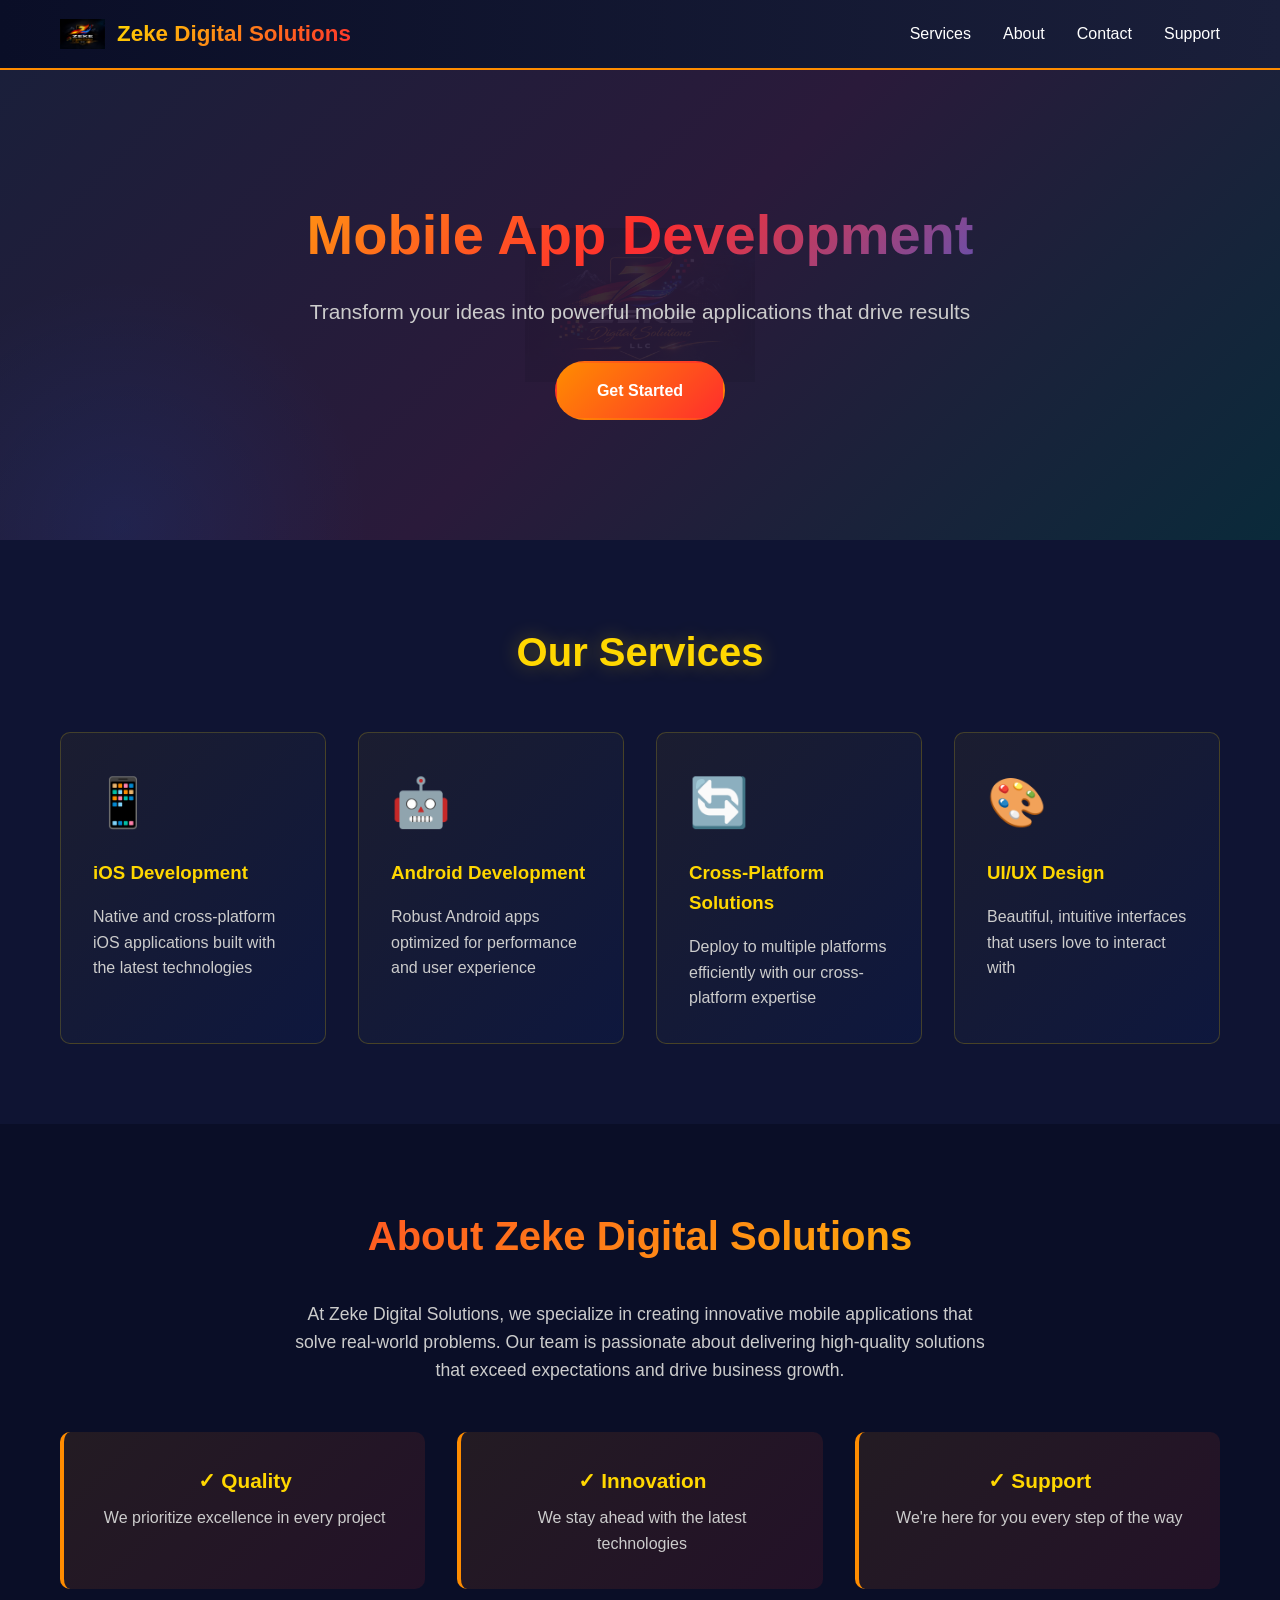
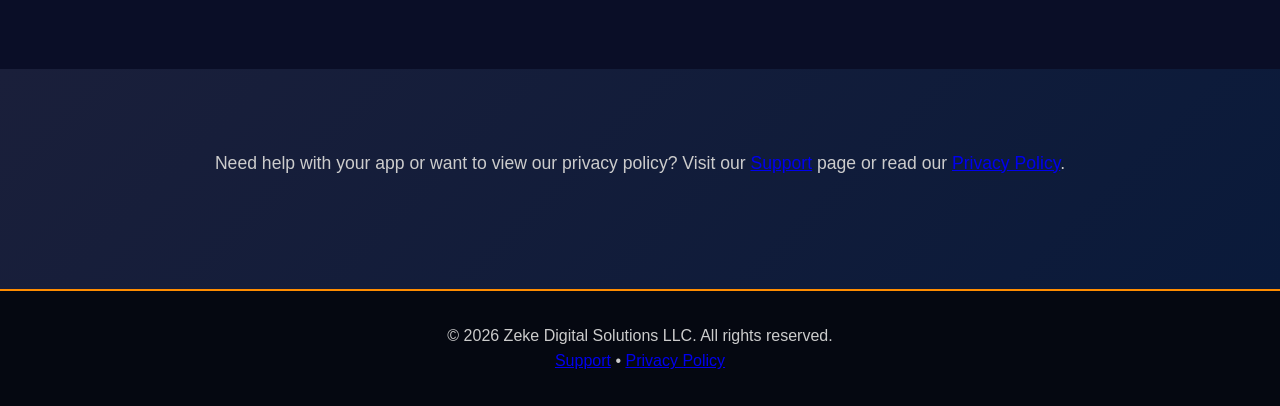
<file: index.html>
<!DOCTYPE html>
<html lang="en">
<head>
    <meta charset="UTF-8">
    <meta name="viewport" content="width=device-width, initial-scale=1.0">
    <title>Zeke Digital Solutions - Mobile App Development</title>
    <link rel="stylesheet" href="styles.css">
</head>
<body>
    <!-- Navigation -->
    <nav class="navbar">
        <div class="container">
            <div class="navbar-brand">
                <img src="Logo.png" alt="Zeke Digital Solutions" class="logo">
                <span class="company-name">Zeke Digital Solutions</span>
            </div>
            <ul class="nav-links">
                <li><a href="#services">Services</a></li>
                <li><a href="#about">About</a></li>
                <li><a href="#contact">Contact</a></li>
                <li><a href="support.html">Support</a></li>
            </ul>
        </div>
    </nav>

    <!-- Hero Section -->
    <section class="hero">
        <div class="container">
            <div class="hero-content">
                <h1>Mobile App Development</h1>
                <p>Transform your ideas into powerful mobile applications that drive results</p>
                <a href="#contact" class="cta-button">Get Started</a>
            </div>
        </div>
    </section>

    <!-- Services Section -->
    <section id="services" class="services">
        <div class="container">
            <h2>Our Services</h2>
            <div class="services-grid">
                <div class="service-card">
                    <div class="service-icon">📱</div>
                    <h3>iOS Development</h3>
                    <p>Native and cross-platform iOS applications built with the latest technologies</p>
                </div>
                <div class="service-card">
                    <div class="service-icon">🤖</div>
                    <h3>Android Development</h3>
                    <p>Robust Android apps optimized for performance and user experience</p>
                </div>
                <div class="service-card">
                    <div class="service-icon">🔄</div>
                    <h3>Cross-Platform Solutions</h3>
                    <p>Deploy to multiple platforms efficiently with our cross-platform expertise</p>
                </div>
                <div class="service-card">
                    <div class="service-icon">🎨</div>
                    <h3>UI/UX Design</h3>
                    <p>Beautiful, intuitive interfaces that users love to interact with</p>
                </div>
            </div>
        </div>
    </section>

    <!-- About Section -->
    <section id="about" class="about">
        <div class="container">
            <h2>About Zeke Digital Solutions</h2>
            <p>At Zeke Digital Solutions, we specialize in creating innovative mobile applications that solve real-world problems. Our team is passionate about delivering high-quality solutions that exceed expectations and drive business growth.</p>
            <div class="values">
                <div class="value-item">
                    <h4>✓ Quality</h4>
                    <p>We prioritize excellence in every project</p>
                </div>
                <div class="value-item">
                    <h4>✓ Innovation</h4>
                    <p>We stay ahead with the latest technologies</p>
                </div>
                <div class="value-item">
                    <h4>✓ Support</h4>
                    <p>We're here for you every step of the way</p>
                </div>
            </div>
        </div>
    </section>

    <!-- Contact Section -->
    <section id="contact" class="contact">
        <div class="container">
            <div class="contact-content">
                <p class="contact-note">Need help with your app or want to view our privacy policy? Visit our <a href="support.html">Support</a> page or read our <a href="legal/privacy-policy.html">Privacy Policy</a>.</p>
                </div>
        </div>
    </section>

    <!-- Footer -->
    <footer class="footer">
        <div class="container">
            <div class="footer-content">
                <p>&copy; 2026 Zeke Digital Solutions LLC. All rights reserved.</p>
                <div class="footer-links">
                    <a href="support.html">Support</a>
                    <span class="divider">•</span>
                    <a href="legal/privacy-policy.html">Privacy Policy</a>
                </div>
            </div>
        </div>
    </footer>
</body>
</html>
</file>
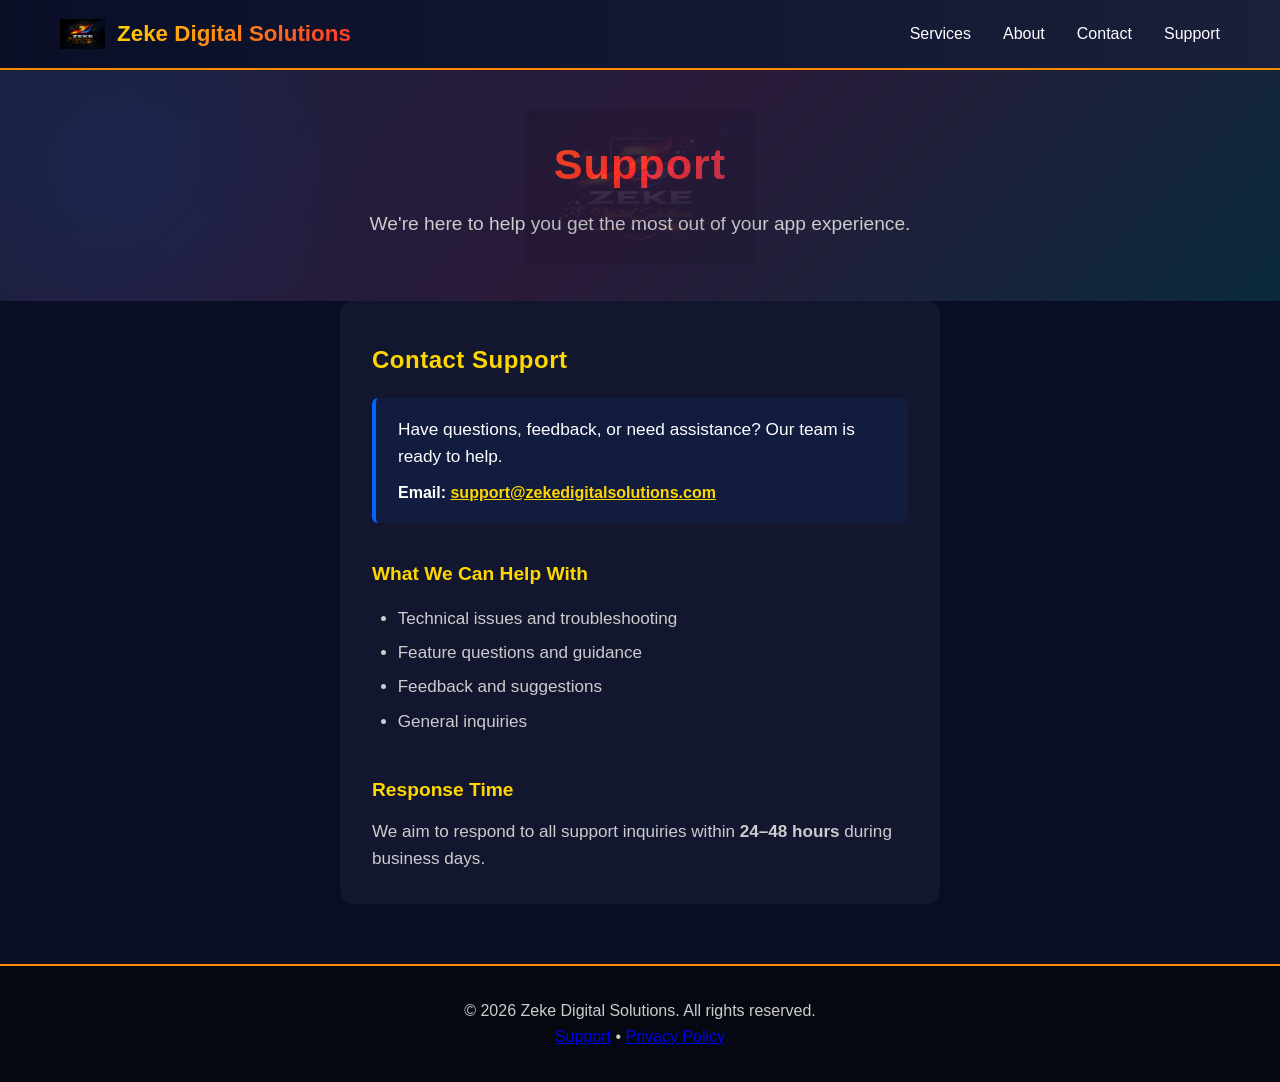
<file: support.html>
<!DOCTYPE html>
<html lang="en">
<head>
    <meta charset="UTF-8">
    <meta name="viewport" content="width=device-width, initial-scale=1.0">
    <title>Support - Zeke Digital Solutions</title>
    <link rel="stylesheet" href="styles.css">
</head>
<body>
    <!-- Navigation -->
    <nav class="navbar">
        <div class="container">
            <div class="navbar-brand">
                <img src="Logo.png" alt="Zeke Digital Solutions" class="logo">
                <span class="company-name">Zeke Digital Solutions</span>
            </div>
            <ul class="nav-links">
                <li><a href="index.html#services">Services</a></li>
                <li><a href="index.html#about">About</a></li>
                <li><a href="index.html#contact">Contact</a></li>
                <li><a href="support.html">Support</a></li>
            </ul>
        </div>
    </nav>


    <section class="hero" style="padding: 60px 0 30px 0; min-height: 160px;">
        <div class="container" style="text-align: center;">
            <h1 style="font-size:2.7rem; margin-bottom: 0.2em; background: linear-gradient(135deg, var(--primary-yellow), var(--primary-red), var(--primary-blue)); -webkit-background-clip: text; -webkit-text-fill-color: transparent; background-clip: text; letter-spacing: 1px;">Support</h1>
            <p style="color: var(--text-gray); font-size: 1.2rem; margin-top: 0.5em;">We're here to help you get the most out of your app experience.</p>
        </div>
    </section>

    <section style="padding: 0 0 60px 0;">
        <div class="container" style="max-width: 600px; background: rgba(255,255,255,0.03); border-radius: 14px; box-shadow: 0 2px 16px 0 rgba(0,0,0,0.10); padding: 40px 32px 32px 32px;">
            <div class="support-section" style="margin-bottom: 36px;">
                <h2 style="color: var(--primary-yellow); font-size: 1.5rem; margin-bottom: 18px; letter-spacing: 0.5px;">Contact Support</h2>
                <div style="background: rgba(0,102,255,0.08); border-left: 4px solid var(--primary-blue); padding: 18px 22px; border-radius: 6px; margin-bottom: 0;">
                    <p style="color: var(--text-light); font-size: 1.08rem; margin-bottom: 0.5em;">Have questions, feedback, or need assistance? Our team is ready to help.</p>
                    <p style="margin:0;"><strong>Email:</strong> <a href="mailto:support@zekedigitalsolutions.com" style="color: var(--primary-yellow); font-weight: bold; text-decoration: underline;">support@zekedigitalsolutions.com</a></p>
                </div>
            </div>

            <div class="support-section" style="margin-bottom: 36px;">
                <h2 style="color: var(--primary-yellow); font-size: 1.2rem; margin-bottom: 12px;">What We Can Help With</h2>
                <ul style="margin-left: 1.5em; color: var(--text-gray); font-size: 1.07rem; line-height: 2;">
                    <li>Technical issues and troubleshooting</li>
                    <li>Feature questions and guidance</li>
                    <li>Feedback and suggestions</li>
                    <li>General inquiries</li>
                </ul>
            </div>

            <div class="support-section">
                <h2 style="color: var(--primary-yellow); font-size: 1.2rem; margin-bottom: 12px;">Response Time</h2>
                <p style="color: var(--text-gray); font-size: 1.07rem;">We aim to respond to all support inquiries within <strong>24–48 hours</strong> during business days.</p>
            </div>
        </div>
    </section>

    <footer class="footer">
        <div class="container">
            <div class="footer-content">
                <p>&copy; 2026 Zeke Digital Solutions. All rights reserved.</p>
                <div class="footer-links">
                    <a href="support.html">Support</a>
                    <span class="divider">•</span>
                    <a href="legal/privacy-policy.html">Privacy Policy</a>
                </div>
            </div>
        </div>
    </footer>
</body>
</html>
</file>
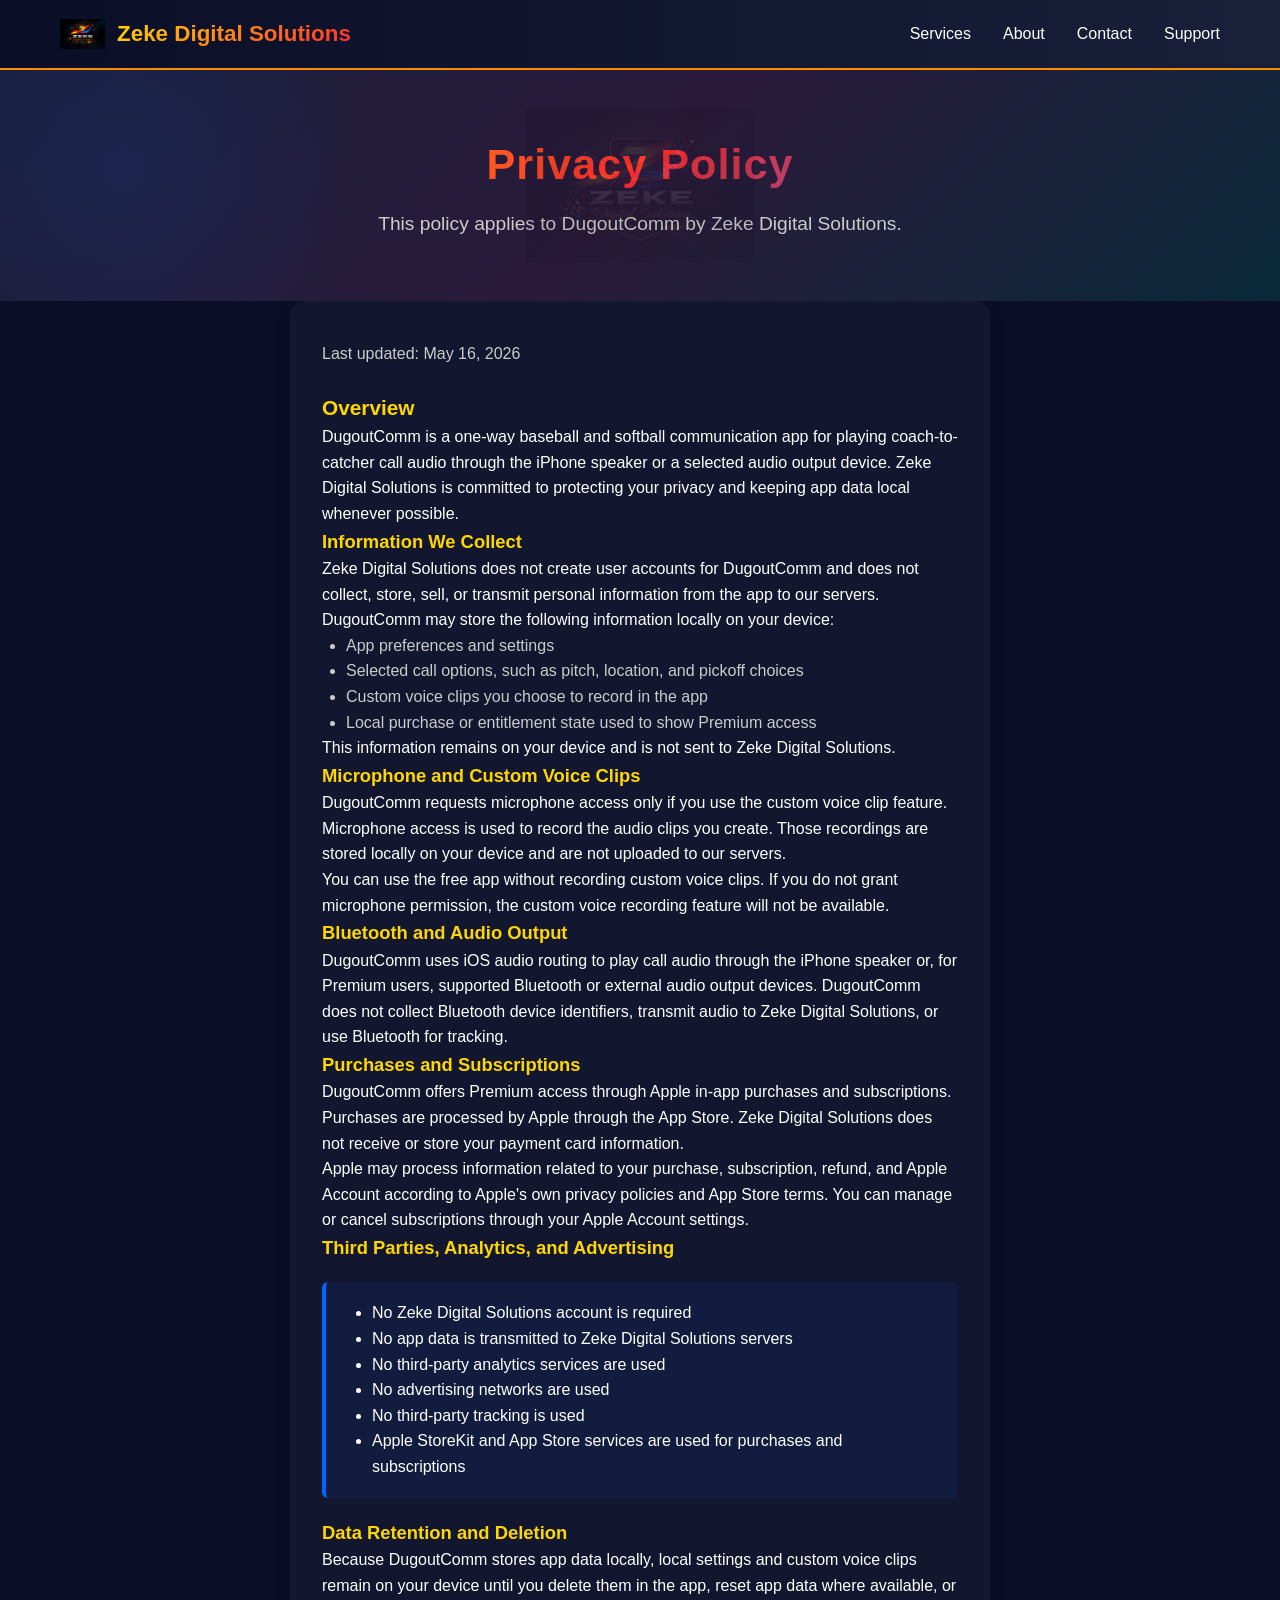
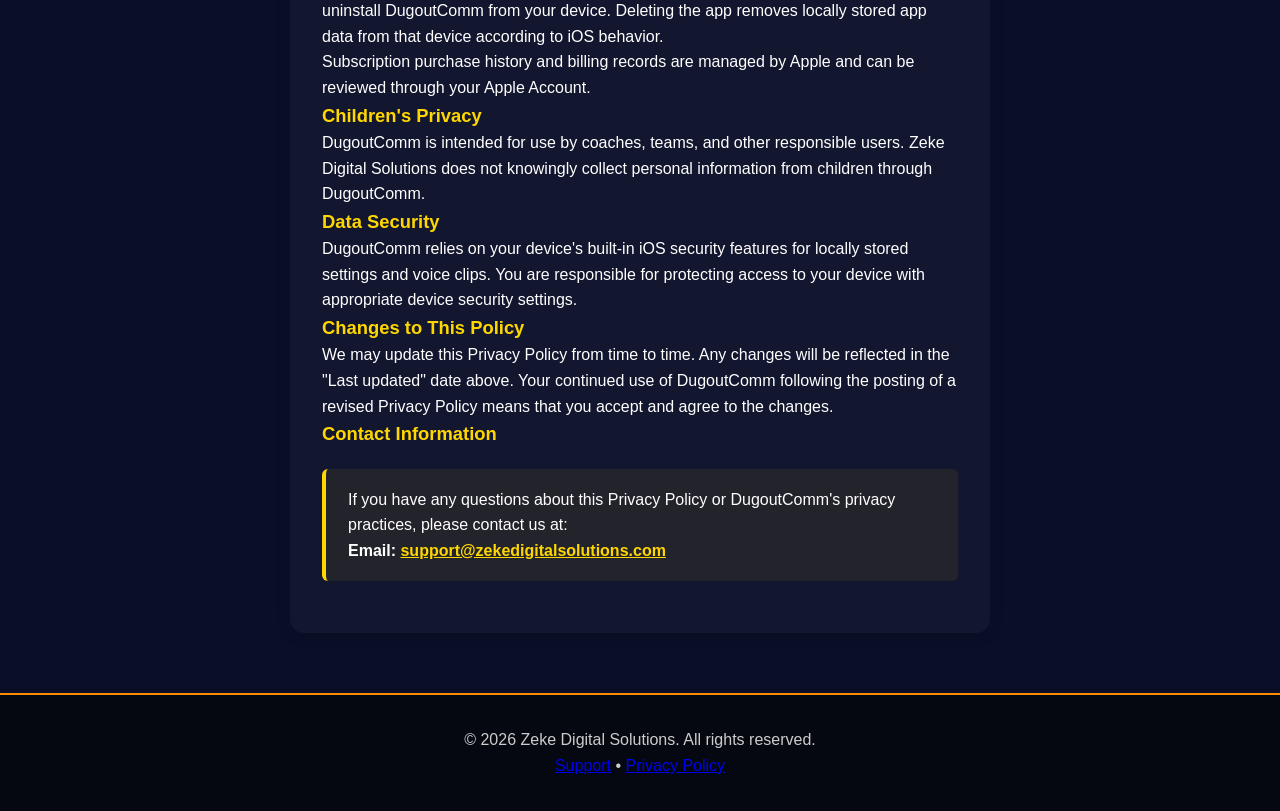
<file: legal/privacy-policy-dugoutcomm.html>
<!DOCTYPE html>
<html lang="en">
<head>
    <meta charset="UTF-8">
    <meta name="viewport" content="width=device-width, initial-scale=1.0">
    <title>Privacy Policy - DugoutComm</title>
    <link rel="stylesheet" href="../styles.css">
</head>
<body>
    <!-- Navigation -->
    <nav class="navbar">
        <div class="container">
            <div class="navbar-brand">
                <img src="../Logo.png" alt="Zeke Digital Solutions" class="logo">
                <span class="company-name">Zeke Digital Solutions</span>
            </div>
            <ul class="nav-links">
                <li><a href="../index.html#services">Services</a></li>
                <li><a href="../index.html#about">About</a></li>
                <li><a href="../index.html#contact">Contact</a></li>
                <li><a href="../support.html">Support</a></li>
            </ul>
        </div>
    </nav>

    <section class="hero" style="padding: 60px 0 30px 0; min-height: 160px;">
        <div class="container" style="text-align: center;">
            <h1 style="font-size:2.7rem; margin-bottom: 0.2em; background: linear-gradient(135deg, var(--primary-yellow), var(--primary-red), var(--primary-blue)); -webkit-background-clip: text; -webkit-text-fill-color: transparent; background-clip: text; letter-spacing: 1px;">Privacy Policy</h1>
            <p style="color: var(--text-gray); font-size: 1.2rem; margin-top: 0.5em;">This policy applies to DugoutComm by Zeke Digital Solutions.</p>
        </div>
    </section>

    <section style="padding: 0 0 60px 0;">
        <div class="container" style="max-width: 700px; background: rgba(255,255,255,0.03); border-radius: 14px; box-shadow: 0 2px 16px 0 rgba(0,0,0,0.10); padding: 40px 32px 32px 32px;">
            <div style="margin-bottom: 24px;">
                <p class="last-updated" style="color: var(--text-gray); font-size: 1rem; margin-bottom: 18px;">Last updated: May 16, 2026</p>
            </div>

            <h2 style="color: var(--primary-yellow); font-size: 1.3rem; margin-top: 0;">Overview</h2>
            <p>DugoutComm is a one-way baseball and softball communication app for playing coach-to-catcher call audio through the iPhone speaker or a selected audio output device. Zeke Digital Solutions is committed to protecting your privacy and keeping app data local whenever possible.</p>

            <h2 style="color: var(--primary-yellow); font-size: 1.15rem;">Information We Collect</h2>
            <p>Zeke Digital Solutions does not create user accounts for DugoutComm and does not collect, store, sell, or transmit personal information from the app to our servers.</p>
            <p>DugoutComm may store the following information locally on your device:</p>
            <ul style="margin-left: 1.5em; color: var(--text-gray);">
                <li>App preferences and settings</li>
                <li>Selected call options, such as pitch, location, and pickoff choices</li>
                <li>Custom voice clips you choose to record in the app</li>
                <li>Local purchase or entitlement state used to show Premium access</li>
            </ul>
            <p>This information remains on your device and is not sent to Zeke Digital Solutions.</p>

            <h2 style="color: var(--primary-yellow); font-size: 1.15rem;">Microphone and Custom Voice Clips</h2>
            <p>DugoutComm requests microphone access only if you use the custom voice clip feature. Microphone access is used to record the audio clips you create. Those recordings are stored locally on your device and are not uploaded to our servers.</p>
            <p>You can use the free app without recording custom voice clips. If you do not grant microphone permission, the custom voice recording feature will not be available.</p>

            <h2 style="color: var(--primary-yellow); font-size: 1.15rem;">Bluetooth and Audio Output</h2>
            <p>DugoutComm uses iOS audio routing to play call audio through the iPhone speaker or, for Premium users, supported Bluetooth or external audio output devices. DugoutComm does not collect Bluetooth device identifiers, transmit audio to Zeke Digital Solutions, or use Bluetooth for tracking.</p>

            <h2 style="color: var(--primary-yellow); font-size: 1.15rem;">Purchases and Subscriptions</h2>
            <p>DugoutComm offers Premium access through Apple in-app purchases and subscriptions. Purchases are processed by Apple through the App Store. Zeke Digital Solutions does not receive or store your payment card information.</p>
            <p>Apple may process information related to your purchase, subscription, refund, and Apple Account according to Apple's own privacy policies and App Store terms. You can manage or cancel subscriptions through your Apple Account settings.</p>

            <h2 style="color: var(--primary-yellow); font-size: 1.15rem;">Third Parties, Analytics, and Advertising</h2>
            <div style="background: rgba(0,102,255,0.08); border-left: 4px solid var(--primary-blue); padding: 18px 22px; border-radius: 6px; margin: 20px 0; color: var(--text-light);">
                <ul style="margin-left: 1.5em;">
                    <li>No Zeke Digital Solutions account is required</li>
                    <li>No app data is transmitted to Zeke Digital Solutions servers</li>
                    <li>No third-party analytics services are used</li>
                    <li>No advertising networks are used</li>
                    <li>No third-party tracking is used</li>
                    <li>Apple StoreKit and App Store services are used for purchases and subscriptions</li>
                </ul>
            </div>

            <h2 style="color: var(--primary-yellow); font-size: 1.15rem;">Data Retention and Deletion</h2>
            <p>Because DugoutComm stores app data locally, local settings and custom voice clips remain on your device until you delete them in the app, reset app data where available, or uninstall DugoutComm from your device. Deleting the app removes locally stored app data from that device according to iOS behavior.</p>
            <p>Subscription purchase history and billing records are managed by Apple and can be reviewed through your Apple Account.</p>

            <h2 style="color: var(--primary-yellow); font-size: 1.15rem;">Children's Privacy</h2>
            <p>DugoutComm is intended for use by coaches, teams, and other responsible users. Zeke Digital Solutions does not knowingly collect personal information from children through DugoutComm.</p>

            <h2 style="color: var(--primary-yellow); font-size: 1.15rem;">Data Security</h2>
            <p>DugoutComm relies on your device's built-in iOS security features for locally stored settings and voice clips. You are responsible for protecting access to your device with appropriate device security settings.</p>

            <h2 style="color: var(--primary-yellow); font-size: 1.15rem;">Changes to This Policy</h2>
            <p>We may update this Privacy Policy from time to time. Any changes will be reflected in the "Last updated" date above. Your continued use of DugoutComm following the posting of a revised Privacy Policy means that you accept and agree to the changes.</p>

            <h2 style="color: var(--primary-yellow); font-size: 1.15rem;">Contact Information</h2>
            <div style="background: rgba(255,215,0,0.07); border-left: 4px solid var(--primary-yellow); padding: 18px 22px; border-radius: 6px; margin: 20px 0; color: var(--text-light);">
                <p>If you have any questions about this Privacy Policy or DugoutComm's privacy practices, please contact us at:</p>
                <p><strong>Email:</strong> <a href="mailto:support@zekedigitalsolutions.com" style="color: var(--primary-yellow); font-weight: bold; text-decoration: underline;">support@zekedigitalsolutions.com</a></p>
            </div>
        </div>
    </section>

    <footer class="footer">
        <div class="container">
            <div class="footer-content">
                <p>&copy; 2026 Zeke Digital Solutions. All rights reserved.</p>
                <div class="footer-links">
                    <a href="../support.html">Support</a>
                    <span class="divider">&bull;</span>
                    <a href="privacy-policy.html">Privacy Policy</a>
                </div>
            </div>
        </div>
    </footer>
</body>
</html>
</file>
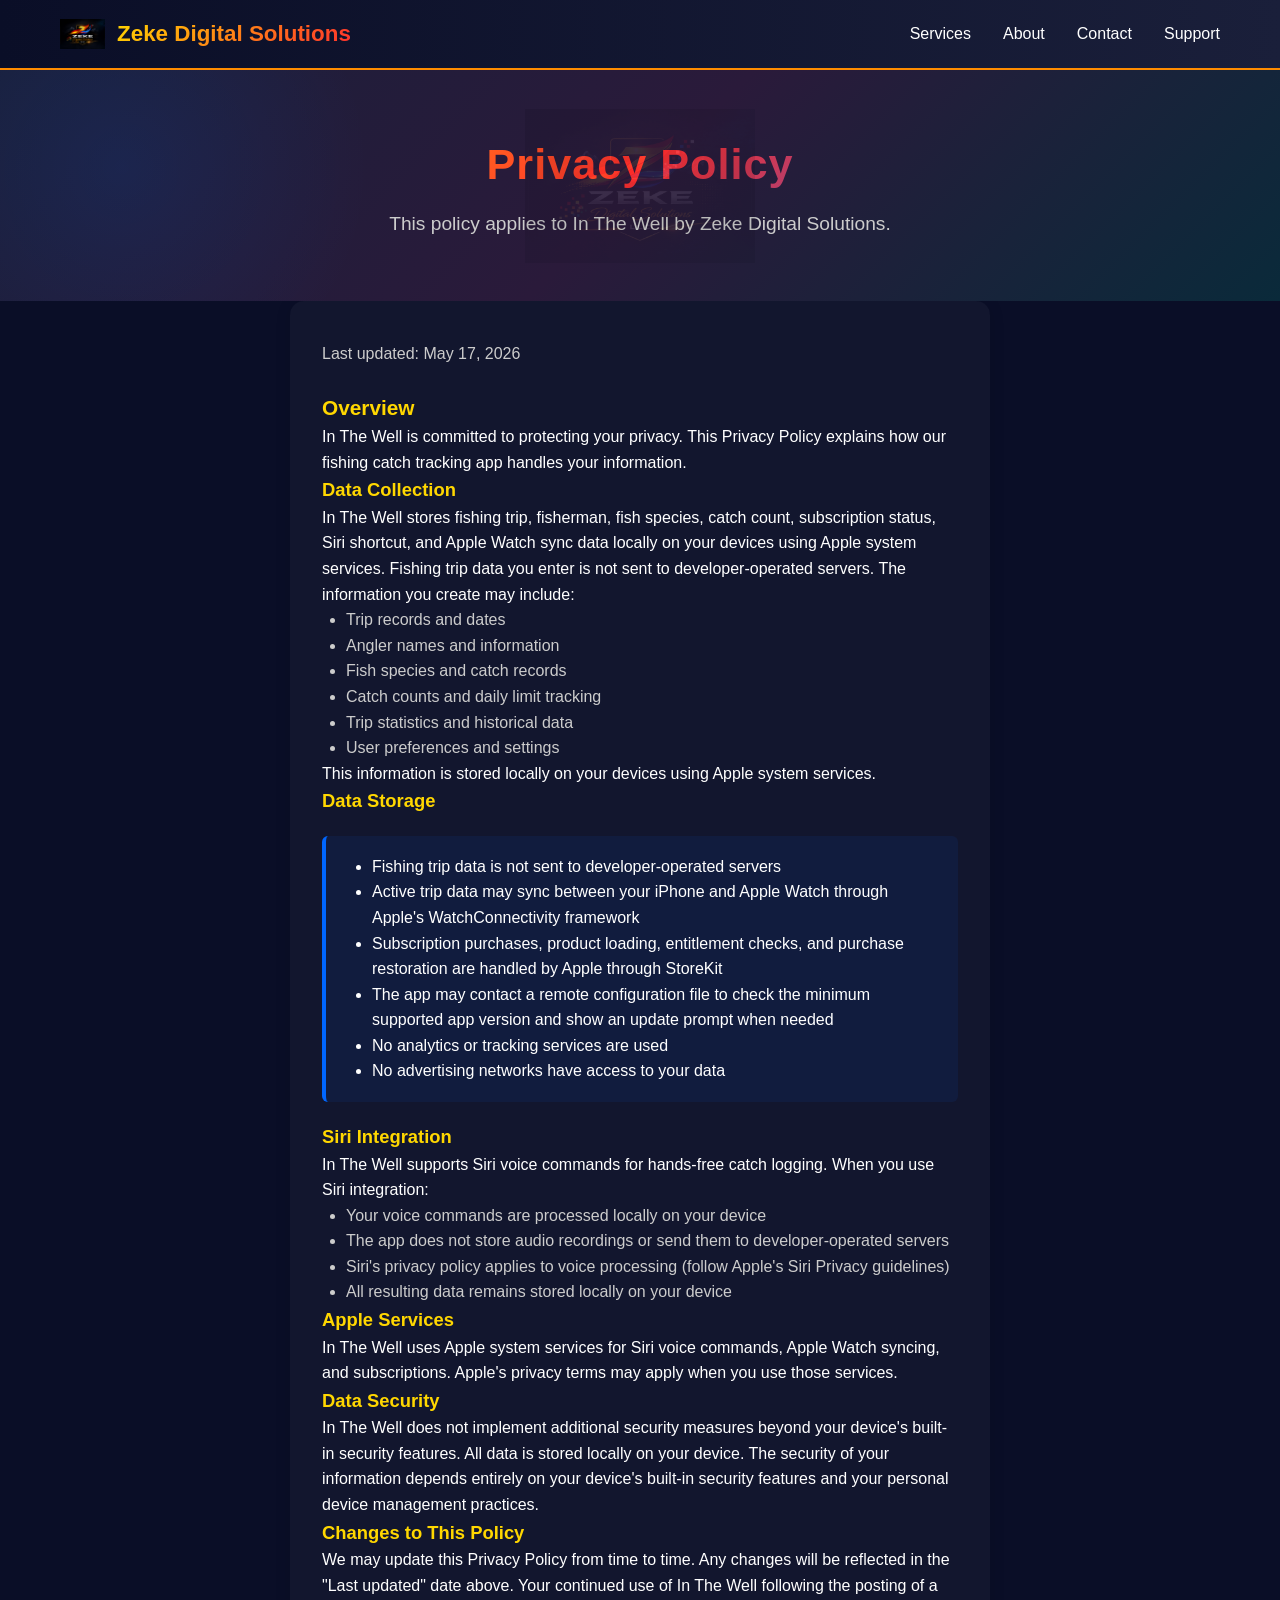
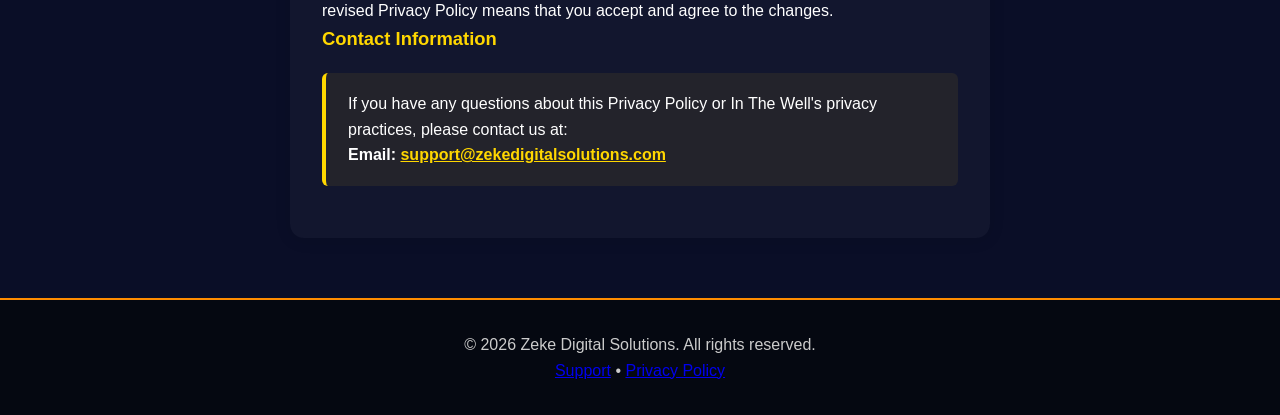
<file: legal/privacy-policy-inthewell.html>
<!DOCTYPE html>
<html lang="en">
<head>
    <meta charset="UTF-8">
    <meta name="viewport" content="width=device-width, initial-scale=1.0">
    <title>Privacy Policy - In The Well</title>
    <link rel="stylesheet" href="../styles.css">
</head>
<body>
    <!-- Navigation -->
    <nav class="navbar">
        <div class="container">
            <div class="navbar-brand">
                <img src="../Logo.png" alt="Zeke Digital Solutions" class="logo">
                <span class="company-name">Zeke Digital Solutions</span>
            </div>
            <ul class="nav-links">
                <li><a href="../index.html#services">Services</a></li>
                <li><a href="../index.html#about">About</a></li>
                <li><a href="../index.html#contact">Contact</a></li>
                <li><a href="../support.html">Support</a></li>
            </ul>
        </div>
    </nav>

    <section class="hero" style="padding: 60px 0 30px 0; min-height: 160px;">
        <div class="container" style="text-align: center;">
            <h1 style="font-size:2.7rem; margin-bottom: 0.2em; background: linear-gradient(135deg, var(--primary-yellow), var(--primary-red), var(--primary-blue)); -webkit-background-clip: text; -webkit-text-fill-color: transparent; background-clip: text; letter-spacing: 1px;">Privacy Policy</h1>
            <p style="color: var(--text-gray); font-size: 1.2rem; margin-top: 0.5em;">This policy applies to In The Well by Zeke Digital Solutions.</p>
        </div>
    </section>

    <section style="padding: 0 0 60px 0;">
        <div class="container" style="max-width: 700px; background: rgba(255,255,255,0.03); border-radius: 14px; box-shadow: 0 2px 16px 0 rgba(0,0,0,0.10); padding: 40px 32px 32px 32px;">
            <div style="margin-bottom: 24px;">
                <p class="last-updated" style="color: var(--text-gray); font-size: 1rem; margin-bottom: 18px;">Last updated: May 17, 2026</p>
            </div>
            <h2 style="color: var(--primary-yellow); font-size: 1.3rem; margin-top: 0;">Overview</h2>
            <p>In The Well is committed to protecting your privacy. This Privacy Policy explains how our fishing catch tracking app handles your information.</p>

            <h2 style="color: var(--primary-yellow); font-size: 1.15rem;">Data Collection</h2>
            <p>In The Well stores fishing trip, fisherman, fish species, catch count, subscription status, Siri shortcut, and Apple Watch sync data locally on your devices using Apple system services. Fishing trip data you enter is not sent to developer-operated servers. The information you create may include:</p>
            <ul style="margin-left: 1.5em; color: var(--text-gray);">
                <li>Trip records and dates</li>
                <li>Angler names and information</li>
                <li>Fish species and catch records</li>
                <li>Catch counts and daily limit tracking</li>
                <li>Trip statistics and historical data</li>
                <li>User preferences and settings</li>
            </ul>
            <p>This information is stored locally on your devices using Apple system services.</p>

            <h2 style="color: var(--primary-yellow); font-size: 1.15rem;">Data Storage</h2>
            <div style="background: rgba(0,102,255,0.08); border-left: 4px solid var(--primary-blue); padding: 18px 22px; border-radius: 6px; margin: 20px 0; color: var(--text-light);">
                <ul style="margin-left: 1.5em;">
                    <li>Fishing trip data is not sent to developer-operated servers</li>
                    <li>Active trip data may sync between your iPhone and Apple Watch through Apple&apos;s WatchConnectivity framework</li>
                    <li>Subscription purchases, product loading, entitlement checks, and purchase restoration are handled by Apple through StoreKit</li>
                    <li>The app may contact a remote configuration file to check the minimum supported app version and show an update prompt when needed</li>
                    <li>No analytics or tracking services are used</li>
                    <li>No advertising networks have access to your data</li>
                </ul>
            </div>

            <h2 style="color: var(--primary-yellow); font-size: 1.15rem;">Siri Integration</h2>
            <p>In The Well supports Siri voice commands for hands-free catch logging. When you use Siri integration:</p>
            <ul style="margin-left: 1.5em; color: var(--text-gray);">
                <li>Your voice commands are processed locally on your device</li>
                <li>The app does not store audio recordings or send them to developer-operated servers</li>
                <li>Siri&apos;s privacy policy applies to voice processing (follow Apple&apos;s Siri Privacy guidelines)</li>
                <li>All resulting data remains stored locally on your device</li>
            </ul>

            <h2 style="color: var(--primary-yellow); font-size: 1.15rem;">Apple Services</h2>
            <p>In The Well uses Apple system services for Siri voice commands, Apple Watch syncing, and subscriptions. Apple&apos;s privacy terms may apply when you use those services.</p>

            <h2 style="color: var(--primary-yellow); font-size: 1.15rem;">Data Security</h2>
            <p>In The Well does not implement additional security measures beyond your device&apos;s built-in security features. All data is stored locally on your device. The security of your information depends entirely on your device&apos;s built-in security features and your personal device management practices.</p>

            <h2 style="color: var(--primary-yellow); font-size: 1.15rem;">Changes to This Policy</h2>
            <p>We may update this Privacy Policy from time to time. Any changes will be reflected in the &quot;Last updated&quot; date above. Your continued use of In The Well following the posting of a revised Privacy Policy means that you accept and agree to the changes.</p>

            <h2 style="color: var(--primary-yellow); font-size: 1.15rem;">Contact Information</h2>
            <div style="background: rgba(255,215,0,0.07); border-left: 4px solid var(--primary-yellow); padding: 18px 22px; border-radius: 6px; margin: 20px 0; color: var(--text-light);">
                <p>If you have any questions about this Privacy Policy or In The Well&apos;s privacy practices, please contact us at:</p>
                <p><strong>Email:</strong> <a href="mailto:support@zekedigitalsolutions.com" style="color: var(--primary-yellow); font-weight: bold; text-decoration: underline;">support@zekedigitalsolutions.com</a></p>
            </div>
        </div>
    </section>

    <footer class="footer">
        <div class="container">
            <div class="footer-content">
                <p>&copy; 2026 Zeke Digital Solutions. All rights reserved.</p>
                <div class="footer-links">
                    <a href="../support.html">Support</a>
                    <span class="divider">•</span>
                    <a href="privacy-policy.html">Privacy Policy</a>
                </div>
            </div>
        </div>
    </footer>
</body>
</html>
</file>
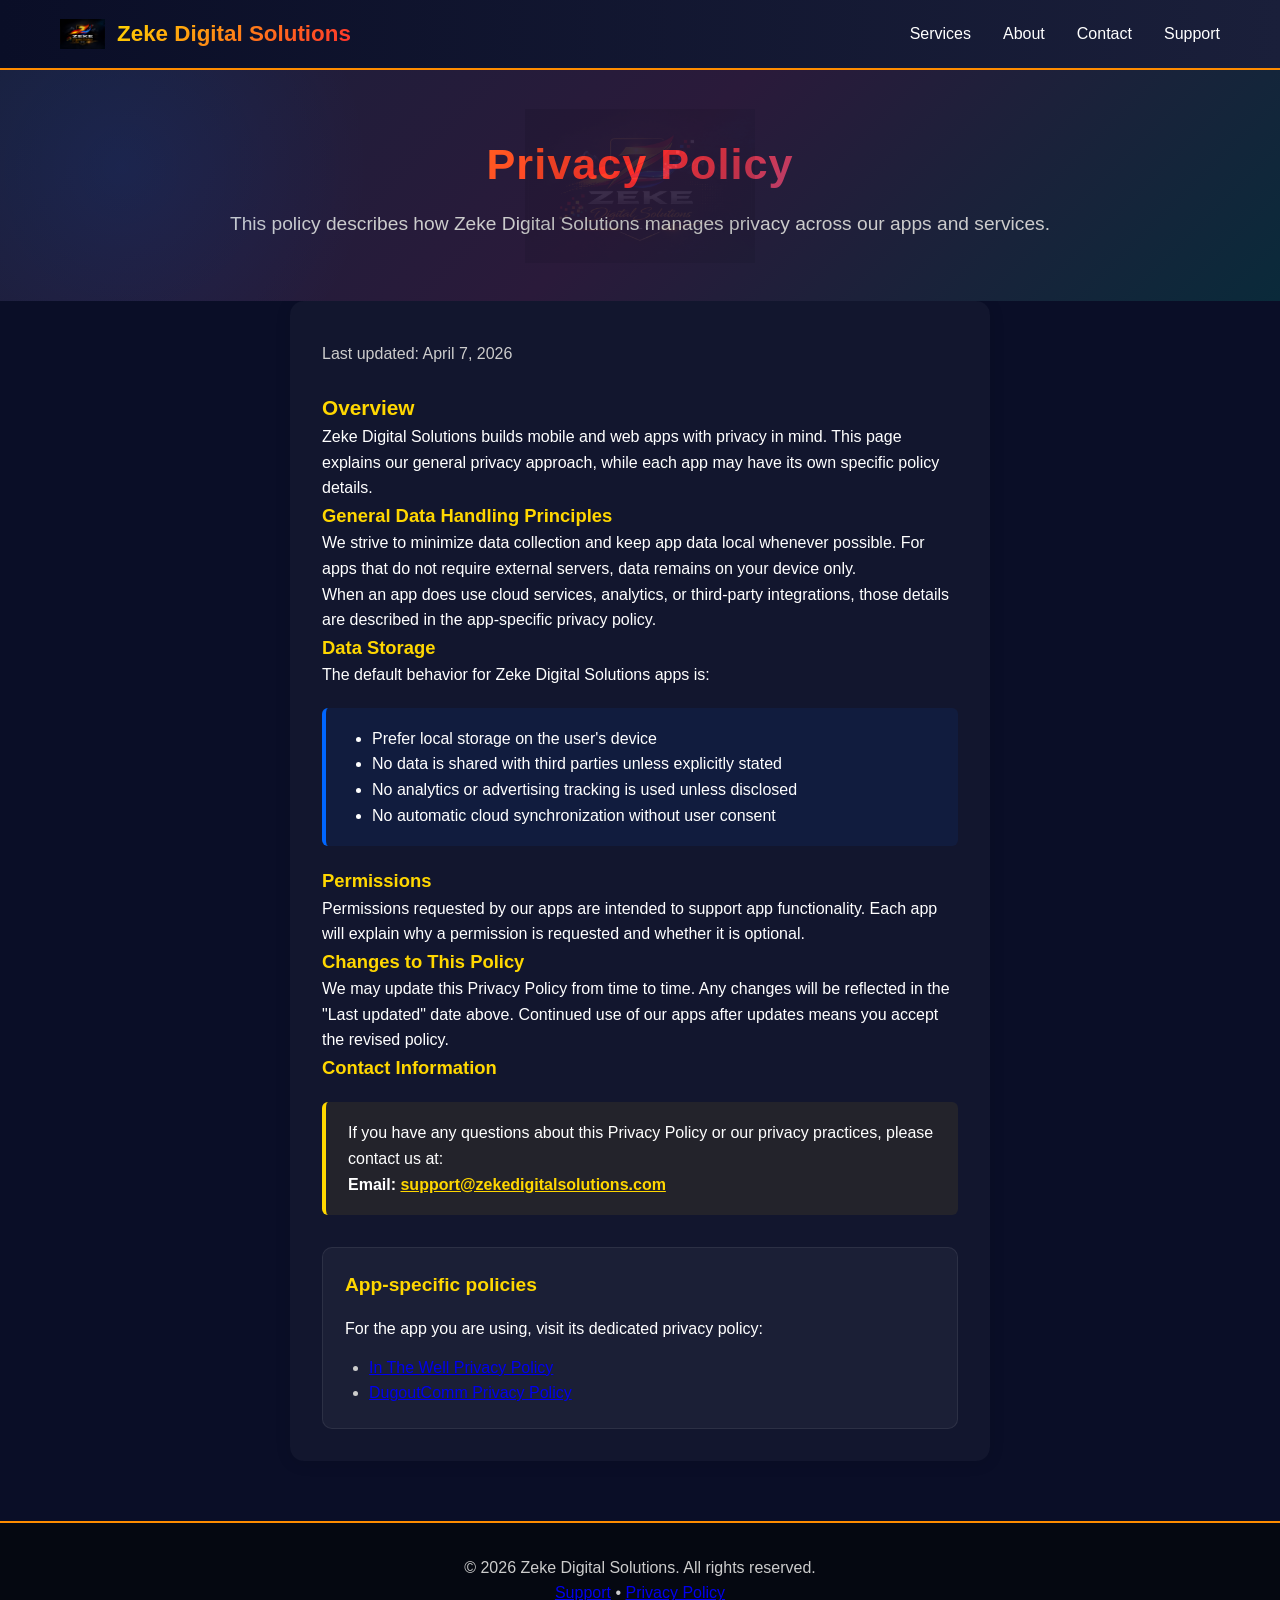
<file: legal/privacy-policy.html>
<!DOCTYPE html>
<html lang="en">
<head>
    <meta charset="UTF-8">
    <meta name="viewport" content="width=device-width, initial-scale=1.0">
    <title>Privacy Policy - Zeke Digital Solutions</title>
    <link rel="stylesheet" href="../styles.css">
</head>
<body>
    <!-- Navigation -->
    <nav class="navbar">
        <div class="container">
            <div class="navbar-brand">
                <img src="../Logo.png" alt="Zeke Digital Solutions" class="logo">
                <span class="company-name">Zeke Digital Solutions</span>
            </div>
            <ul class="nav-links">
                <li><a href="../index.html#services">Services</a></li>
                <li><a href="../index.html#about">About</a></li>
                <li><a href="../index.html#contact">Contact</a></li>
                <li><a href="../support.html">Support</a></li>
            </ul>
        </div>
    </nav>

    <section class="hero" style="padding: 60px 0 30px 0; min-height: 160px;">
        <div class="container" style="text-align: center;">
            <h1 style="font-size:2.7rem; margin-bottom: 0.2em; background: linear-gradient(135deg, var(--primary-yellow), var(--primary-red), var(--primary-blue)); -webkit-background-clip: text; -webkit-text-fill-color: transparent; background-clip: text; letter-spacing: 1px;">Privacy Policy</h1>
            <p style="color: var(--text-gray); font-size: 1.2rem; margin-top: 0.5em;">This policy describes how Zeke Digital Solutions manages privacy across our apps and services.</p>
        </div>
    </section>

    <section style="padding: 0 0 60px 0;">
        <div class="container" style="max-width: 700px; background: rgba(255,255,255,0.03); border-radius: 14px; box-shadow: 0 2px 16px 0 rgba(0,0,0,0.10); padding: 40px 32px 32px 32px;">
            <div style="margin-bottom: 24px;">
                <p class="last-updated" style="color: var(--text-gray); font-size: 1rem; margin-bottom: 18px;">Last updated: April 7, 2026</p>
            </div>
            <h2 style="color: var(--primary-yellow); font-size: 1.3rem; margin-top: 0;">Overview</h2>
            <p>Zeke Digital Solutions builds mobile and web apps with privacy in mind. This page explains our general privacy approach, while each app may have its own specific policy details.</p>

            <h2 style="color: var(--primary-yellow); font-size: 1.15rem;">General Data Handling Principles</h2>
            <p>We strive to minimize data collection and keep app data local whenever possible. For apps that do not require external servers, data remains on your device only.</p>
            <p>When an app does use cloud services, analytics, or third-party integrations, those details are described in the app-specific privacy policy.</p>

            <h2 style="color: var(--primary-yellow); font-size: 1.15rem;">Data Storage</h2>
            <p>The default behavior for Zeke Digital Solutions apps is:</p>
            <div style="background: rgba(0,102,255,0.08); border-left: 4px solid var(--primary-blue); padding: 18px 22px; border-radius: 6px; margin: 20px 0; color: var(--text-light);">
                <ul style="margin-left: 1.5em;">
                    <li>Prefer local storage on the user&apos;s device</li>
                    <li>No data is shared with third parties unless explicitly stated</li>
                    <li>No analytics or advertising tracking is used unless disclosed</li>
                    <li>No automatic cloud synchronization without user consent</li>
                </ul>
            </div>

            <h2 style="color: var(--primary-yellow); font-size: 1.15rem;">Permissions</h2>
            <p>Permissions requested by our apps are intended to support app functionality. Each app will explain why a permission is requested and whether it is optional.</p>

            <h2 style="color: var(--primary-yellow); font-size: 1.15rem;">Changes to This Policy</h2>
            <p>We may update this Privacy Policy from time to time. Any changes will be reflected in the &quot;Last updated&quot; date above. Continued use of our apps after updates means you accept the revised policy.</p>

            <h2 style="color: var(--primary-yellow); font-size: 1.15rem;">Contact Information</h2>
            <div style="background: rgba(255,215,0,0.07); border-left: 4px solid var(--primary-yellow); padding: 18px 22px; border-radius: 6px; margin: 20px 0; color: var(--text-light);">
                <p>If you have any questions about this Privacy Policy or our privacy practices, please contact us at:</p>
                <p><strong>Email:</strong> <a href="mailto:support@zekedigitalsolutions.com" style="color: var(--primary-yellow); font-weight: bold; text-decoration: underline;">support@zekedigitalsolutions.com</a></p>
            </div>

            <div style="margin-top: 32px; padding: 22px; background: rgba(255,255,255,0.04); border: 1px solid rgba(255,255,255,0.08); border-radius: 10px;">
                <h3 style="color: var(--primary-yellow); font-size: 1.2rem; margin-bottom: 0.8em;">App-specific policies</h3>
                <p style="margin-bottom: 0.8em;">For the app you are using, visit its dedicated privacy policy:</p>
                <ul style="margin-left: 1.5em; color: var(--text-gray);">
                    <li><a href="privacy-policy-inthewell.html">In The Well Privacy Policy</a></li>
                    <li><a href="privacy-policy-dugoutcomm.html">DugoutComm Privacy Policy</a></li>
                </ul>
            </div>
        </div>
    </section>

    <footer class="footer">
        <div class="container">
            <div class="footer-content">
                <p>&copy; 2026 Zeke Digital Solutions. All rights reserved.</p>
                <div class="footer-links">
                    <a href="../support.html">Support</a>
                    <span class="divider">•</span>
                    <a href="privacy-policy.html">Privacy Policy</a>
                </div>
            </div>
        </div>
    </footer>
</body>
</html>
</file>
<file: styles.css>
/* Root Colors - Zeke Digital Solutions Brand */
:root {
    --primary-yellow: #FFD700;
    --primary-red: #FF2D2D;
    --primary-blue: #0066FF;
    --primary-orange: #FF8C00;
    --dark-bg: #0a0e27;
    --text-light: #ffffff;
    --text-gray: #cccccc;
}

/* Global Styles */
* {
    margin: 0;
    padding: 0;
    box-sizing: border-box;
}

html {
    scroll-behavior: smooth;
}

body {
    font-family: 'Segoe UI', Tahoma, Geneva, Verdana, sans-serif;
    background-color: var(--dark-bg);
    color: var(--text-light);
    line-height: 1.6;
}

.container {
    max-width: 1200px;
    margin: 0 auto;
    padding: 0 20px;
}

/* Navigation */
.navbar {
    background: linear-gradient(to right, #0a0e27, #1a1f3a);
    border-bottom: 2px solid var(--primary-orange);
    padding: 1rem 0;
    position: sticky;
    top: 0;
    z-index: 1000;
}

.navbar .container {
    display: flex;
    justify-content: space-between;
    align-items: center;
}

.navbar-brand {
    display: flex;
    align-items: center;
    gap: 12px;
}

.logo {
    height: 30px;
    max-width: 120px;
    width: auto;
    object-fit: contain;
}

.company-name {
    font-size: 1.4rem;
    font-weight: bold;
    background: linear-gradient(135deg, var(--primary-yellow), var(--primary-red));
    -webkit-background-clip: text;
    -webkit-text-fill-color: transparent;
    background-clip: text;
}


.nav-links {
    display: flex;
    list-style: none;
    gap: 2rem;
}

.nav-links a {
    color: var(--text-light);
    text-decoration: none;
    transition: all 0.3s ease;
    font-weight: 500;
}

.nav-links a:hover {
    color: var(--primary-yellow);
    text-shadow: 0 0 10px var(--primary-orange);
}

/* Hero Section */
.hero {
    background: linear-gradient(135deg, #1a1f3a 0%, #2a1a3a 50%, #0a2a3a 100%);
    padding: 120px 0;
    text-align: center;
    position: relative;
    overflow: hidden;
}

.hero::before {
    content: '';
    position: absolute;
    inset: 0;
    background-image:
        radial-gradient(circle, rgba(255, 215, 0, 0.06) 0%, transparent 40%),
        url('Logo.png');
    background-position: center center, center center;
    background-repeat: no-repeat, no-repeat;
    background-size: 25%, 18%;
    opacity: 0.08;
}

.hero::after {
    content: '';
    position: absolute;
    bottom: -50%;
    left: -10%;
    width: 500px;
    height: 500px;
    background: radial-gradient(circle, rgba(0, 102, 255, 0.1) 0%, transparent 70%);
    border-radius: 50%;
}

.hero-content {
    position: relative;
    z-index: 1;
}

.hero h1 {
    font-size: 3.5rem;
    margin-bottom: 1rem;
    background: linear-gradient(135deg, var(--primary-yellow), var(--primary-red), var(--primary-blue));
    -webkit-background-clip: text;
    -webkit-text-fill-color: transparent;
    background-clip: text;
}

.hero p {
    font-size: 1.3rem;
    color: var(--text-gray);
    margin-bottom: 2rem;
}

.cta-button {
    display: inline-block;
    padding: 15px 40px;
    background: linear-gradient(135deg, var(--primary-orange), var(--primary-red));
    color: white;
    text-decoration: none;
    border-radius: 50px;
    font-weight: bold;
    transition: all 0.3s ease;
    border: 2px solid transparent;
}

.cta-button:hover {
    transform: translateY(-3px);
    box-shadow: 0 10px 30px rgba(255, 215, 0, 0.3);
}

/* Services Section */
.services {
    padding: 80px 0;
    background-color: #0f1433;
}

.services h2 {
    font-size: 2.5rem;
    margin-bottom: 3rem;
    text-align: center;
    color: var(--primary-yellow);
    text-shadow: 0 0 20px rgba(255, 215, 0, 0.3);
}

.services-grid {
    display: grid;
    grid-template-columns: repeat(auto-fit, minmax(250px, 1fr));
    gap: 2rem;
}

.service-card {
    background: linear-gradient(135deg, rgba(255, 215, 0, 0.05), rgba(0, 102, 255, 0.05));
    border: 1px solid rgba(255, 215, 0, 0.2);
    padding: 2rem;
    border-radius: 10px;
    transition: all 0.3s ease;
}

.service-card:hover {
    border-color: var(--primary-orange);
    box-shadow: 0 0 20px rgba(255, 140, 0, 0.2);
    transform: translateY(-5px);
}

.service-icon {
    font-size: 3rem;
    margin-bottom: 1rem;
}

.service-card h3 {
    color: var(--primary-yellow);
    margin-bottom: 1rem;
}

.service-card p {
    color: var(--text-gray);
}

/* About Section */
.about {
    padding: 80px 0;
    background-color: #0a0e27;
}

.about h2 {
    font-size: 2.5rem;
    margin-bottom: 2rem;
    text-align: center;
    background: linear-gradient(135deg, var(--primary-red), var(--primary-yellow));
    -webkit-background-clip: text;
    -webkit-text-fill-color: transparent;
    background-clip: text;
}

.about > .container > p {
    font-size: 1.1rem;
    text-align: center;
    color: var(--text-gray);
    margin-bottom: 3rem;
    max-width: 700px;
    margin-left: auto;
    margin-right: auto;
}

.values {
    display: grid;
    grid-template-columns: repeat(auto-fit, minmax(250px, 1fr));
    gap: 2rem;
    margin-top: 2rem;
}

.value-item {
    background: linear-gradient(135deg, rgba(255, 140, 0, 0.1), rgba(255, 45, 45, 0.1));
    padding: 2rem;
    border-radius: 10px;
    border-left: 4px solid var(--primary-orange);
    text-align: center;
}

.value-item h4 {
    color: var(--primary-yellow);
    margin-bottom: 0.5rem;
    font-size: 1.3rem;
}

.value-item p {
    color: var(--text-gray);
}

/* Contact Section */
.contact {
    padding: 80px 0;
    background: linear-gradient(135deg, #1a1f3a 0%, #0a1a3a 100%);
}

.contact h2 {
    font-size: 2.5rem;
    margin-bottom: 2rem;
    text-align: center;
    color: var(--primary-yellow);
    text-shadow: 0 0 20px rgba(255, 215, 0, 0.3);
}

.contact-content {
    text-align: center;
}

.contact-content > p {
    font-size: 1.1rem;
    color: var(--text-gray);
    margin-bottom: 2rem;
}

.contact-info {
    display: flex;
    justify-content: center;
    align-items: center;
}

.contact-email {
    display: inline-flex;
    align-items: center;
    gap: 12px;
    padding: 20px 40px;
    background: linear-gradient(135deg, var(--primary-orange), var(--primary-red));
    color: white;
    text-decoration: none;
    border-radius: 50px;
    font-size: 1.2rem;
    font-weight: bold;
    transition: all 0.3s ease;
    box-shadow: 0 5px 20px rgba(255, 215, 0, 0.2);
}

.contact-email:hover {
    transform: translateY(-3px);
    box-shadow: 0 10px 30px rgba(255, 215, 0, 0.4);
}

.email-icon {
    font-size: 1.5rem;
}

/* Footer */
.footer {
    background-color: #050811;
    border-top: 2px solid var(--primary-orange);
    padding: 2rem 0;
    text-align: center;
    color: var(--text-gray);
}

/* Responsive Design */
@media (max-width: 768px) {
    .nav-links {
        gap: 1rem;
        font-size: 0.9rem;
    }

    .hero h1 {
        font-size: 2rem;
    }

    .hero p {
        font-size: 1rem;
    }

    .services h2,
    .about h2,
    .contact h2 {
        font-size: 2rem;
    }

    .services-grid {
        grid-template-columns: 1fr;
    }

    .values {
        grid-template-columns: 1fr;
    }
}
</file>
